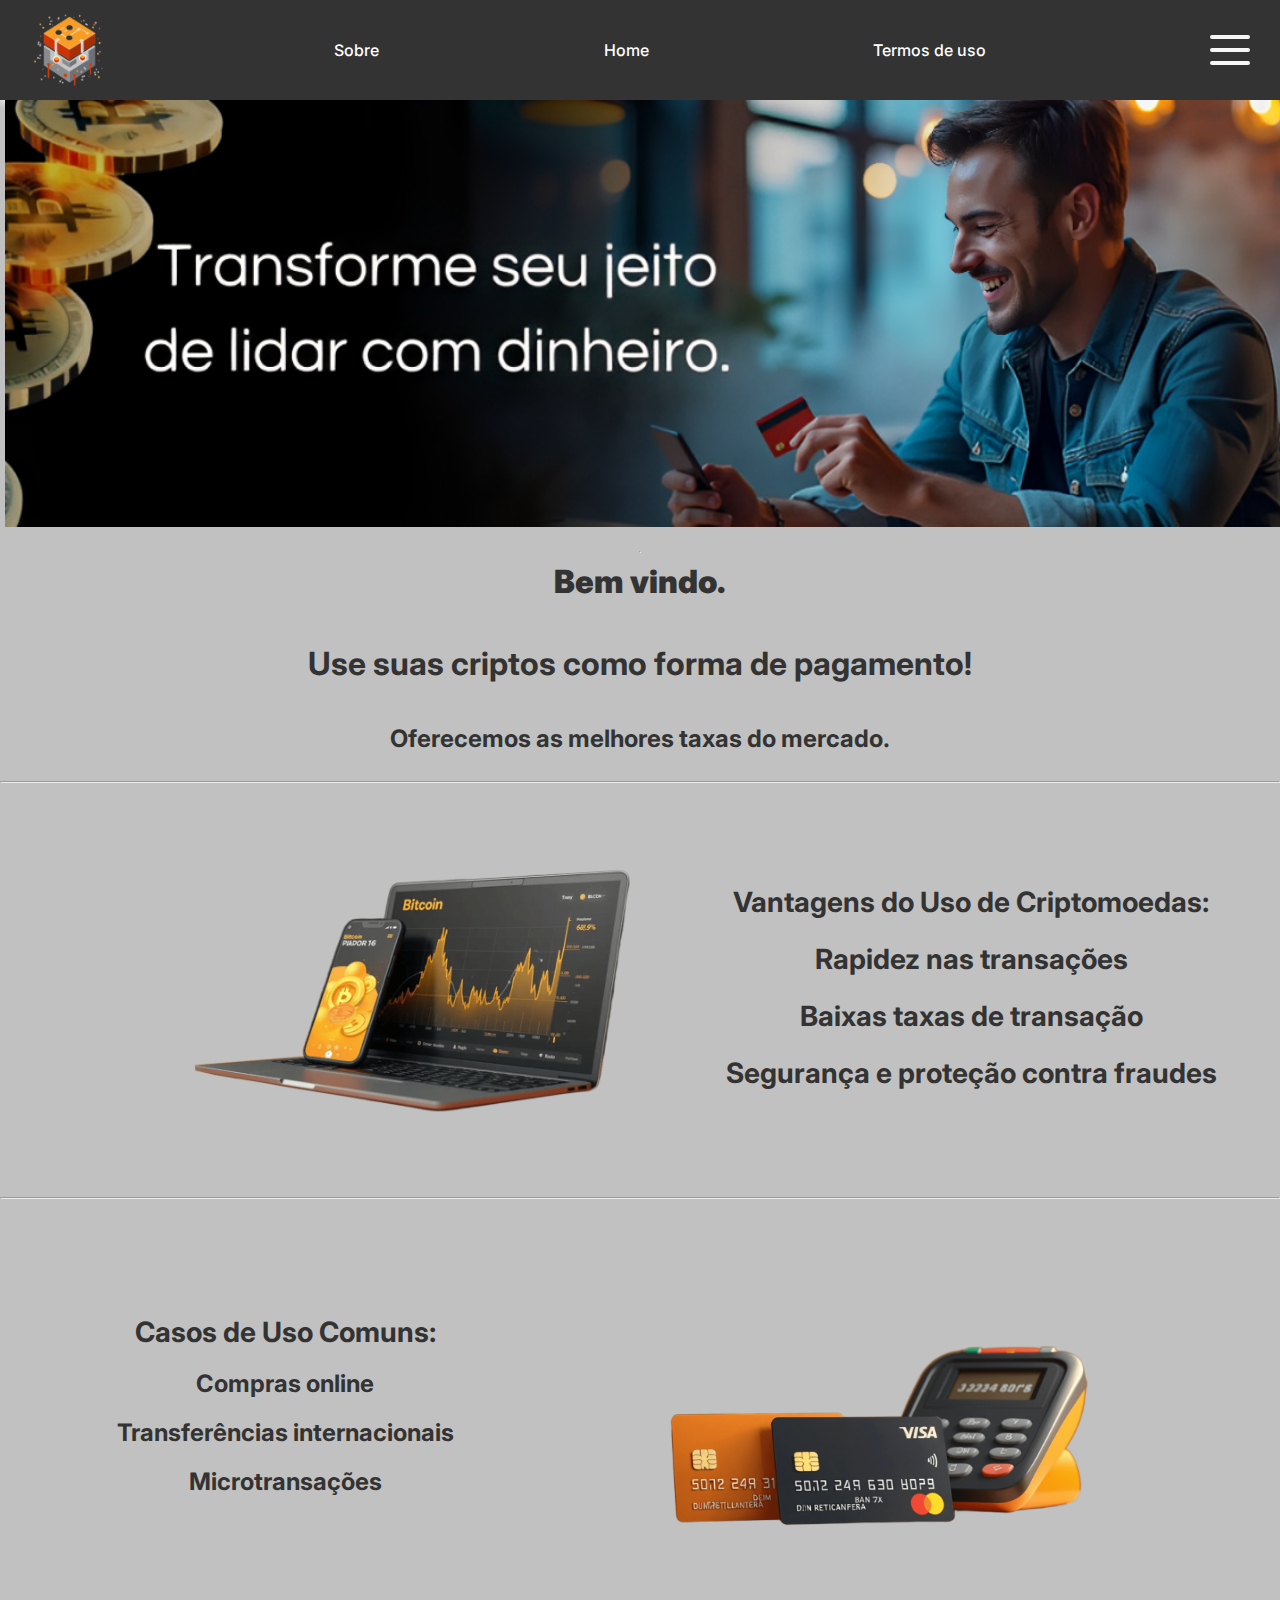
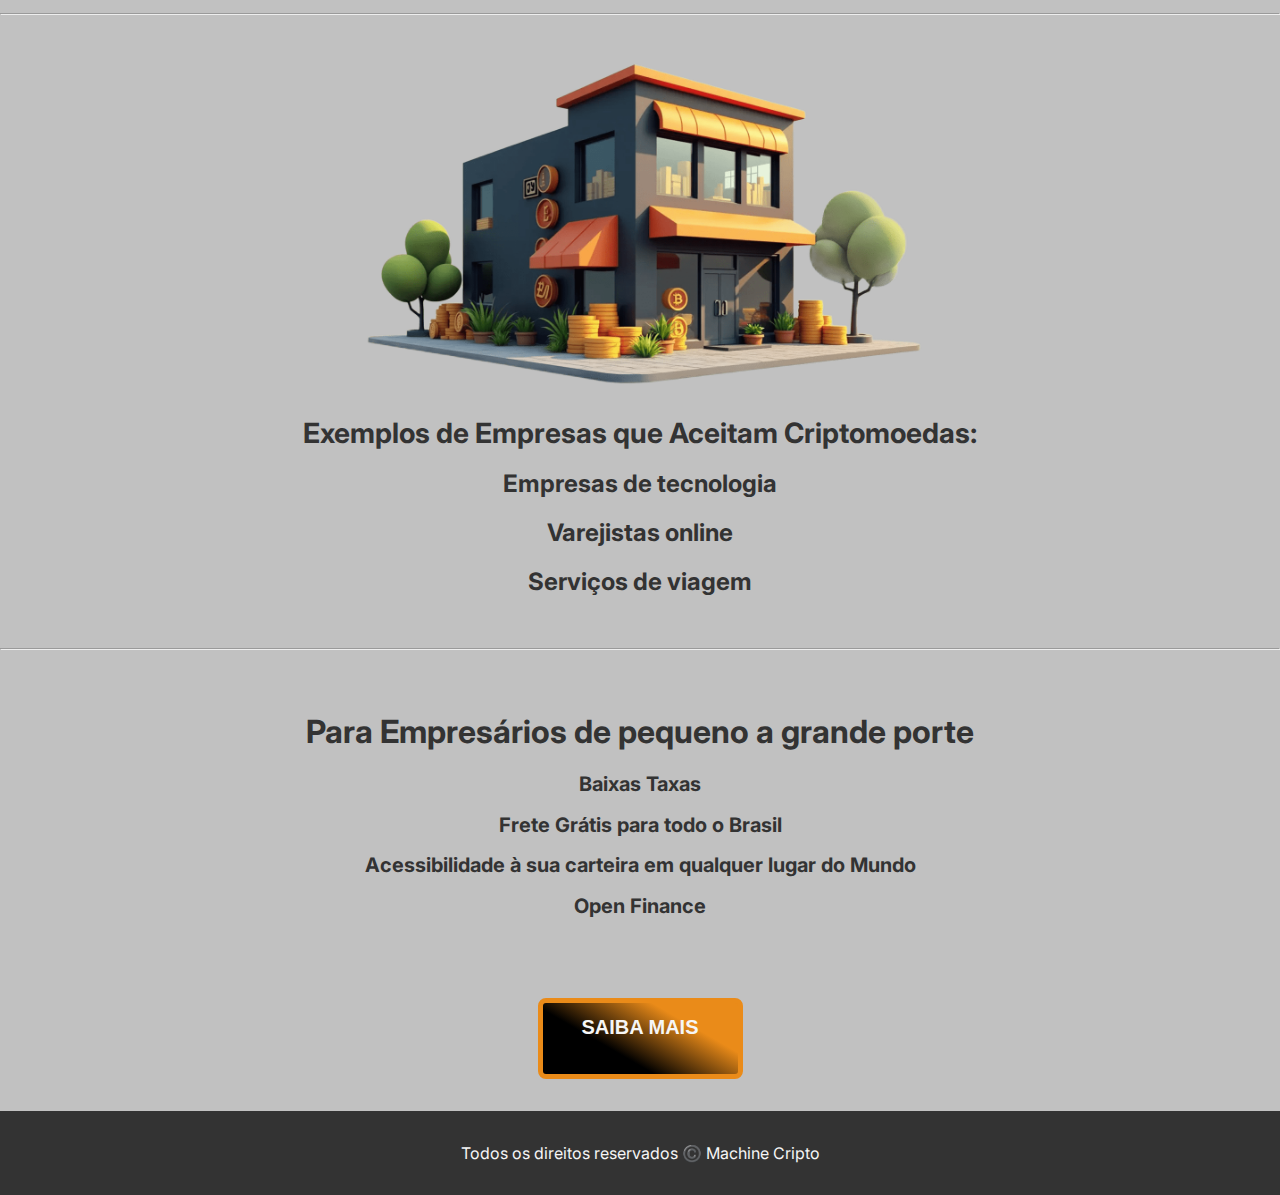
<file: Machine Cripto/index.html>
<!DOCTYPE html>
<html lang="pt-br">

<head>
  <meta charset="UTF-8">
  <meta name="viewport" content="width=device-width, initial-scale=1.0">
  <link rel="stylesheet" href="./styles.css">
  <link rel="preconnect" href="https://fonts.googleapis.com">
  <link rel="preconnect" href="https://fonts.gstatic.com" crossorigin>
  <link href="https://fonts.googleapis.com/css2?family=Inter:ital,opsz,wght@0,14..32,100..900;1,14..32,100..900&display=swap" rel="stylesheet">
  <link rel="icon" href="./assets/criptomoeda.png">
  <title>Machine Cripto</title>
</head>

<body>
  <header class="header">
    <nav class="navbar">
      <img class="logo_machine" src="./assets/logo.machinecrip.png" alt="Logo Machine Cripto">
      <a class="navLinks" href="./pageDois/indexDois.html">Sobre</a>
      <a class="navLinks" href="#">Home</a>
      <a class="navLinks" href="./pageDois/Termos.html">Termos de uso</a>
      <label class="burger" for="burger">
        <input type="checkbox" id="burger">
        <span></span>
        <span></span>
        <span></span>
      </label>
    </nav>
  </header>
  
  <img class="bannerInit" src="./assets/Transforme seu jeito de lidar com dinheiro. (1) (1).png" alt="Banner Inicial">
  
  <section class="session_top">
    <div class="toping">
      <hr>
      <h1 class="topping_h1">Bem vindo.</h1>
      <h1 class="toping_h1">Use suas criptos como forma de pagamento!</h1>
      <h2>Oferecemos as melhores taxas do mercado.</h2>
    </div>
  </section>
  
  <section class="contain">
   
    <hr>
    
    <div class="sesson">
      <div class="divSEC">
        <img src="./assets/ImageSynthetic (2).png" alt="Vantagens do Uso de Criptomoedas" class="foto1">
        <div class="divSECText">
          <h1 class="contain_t1">Vantagens do Uso de Criptomoedas:</h1>
          <h2 class="contain_t1">Rapidez nas transações</h2>
          <h2 class="contain_t1">Baixas taxas de transação</h2>
          <h2 class="contain_t1">Segurança e proteção contra fraudes</h2>
        </div>
      </div>
    </div>
    
    <hr>
    
    <div class="sesson">
      <div class="sessonDiv">
        <img class="foto1" src="./assets/d0638cfb-7d3e-4db9-a3ae-51fefed3ad4a.png" alt="Casos de Uso Comuns">
        <div class="sessonTexto">
          <h1 class="contain_t2"> Casos de Uso Comuns:</h1>
          <h2>Compras online</h2>
          <h2>Transferências internacionais</h2>
          <h2>Microtransações</h2>
        </div>
      </div>
    </div>
    
    <hr>
    
    <div class="sesson">
      <div class="sessondiv">
        <img class="foto1" src="./assets/ImageSynthetic (3).png" alt="Exemplos de Empresas que Aceitam Criptomoedas">
        <div class="sessontexto">
          <h1 class="contain_t3"> Exemplos de Empresas que Aceitam Criptomoedas:</h1>
          <h2>Empresas de tecnologia</h2>
          <h2>Varejistas online</h2>
          <h2>Serviços de viagem</h2>
         
        </div>
      </div>
    </div>
  </section>
  <hr>
  <section class="session_right">
    <h1 class="text1">Para Empresários de pequeno a grande porte</h1>
    
      <h2 class="text2">Baixas Taxas</h2>
      <h2 class="text3">Frete Grátis para todo o Brasil</h2>
      <h2 class="text4">Acessibilidade à sua carteira em qualquer lugar do Mundo</h2>
      <h2 class="text5">Open Finance</h2>
      
  </section>
  <div class="botaoDiv">
  <button  class="saibaMais">
    <span class="box">
    <a href="./pageDois/indexDois.html">Saiba Mais</a>
    <a href="./pageDois/indexDois.html"></a>
    <div class="star-1">
      <svg viewBox="0 0 24 24" xmlns="http://www.w3.org/2000/svg"><title>bitcoin</title><path d="M14.24 10.56C13.93 11.8 12 11.17 11.4 11L11.95 8.82C12.57 9 14.56 9.26 14.24 10.56M11.13 12.12L10.53 14.53C11.27 14.72 13.56 15.45 13.9 14.09C14.26 12.67 11.87 12.3 11.13 12.12M21.7 14.42C20.36 19.78 14.94 23.04 9.58 21.7C4.22 20.36 .963 14.94 2.3 9.58C3.64 4.22 9.06 .964 14.42 2.3C19.77 3.64 23.03 9.06 21.7 14.42M14.21 8.05L14.66 6.25L13.56 6L13.12 7.73C12.83 7.66 12.54 7.59 12.24 7.53L12.68 5.76L11.59 5.5L11.14 7.29C10.9 7.23 10.66 7.18 10.44 7.12L10.44 7.12L8.93 6.74L8.63 7.91C8.63 7.91 9.45 8.1 9.43 8.11C9.88 8.22 9.96 8.5 9.94 8.75L8.71 13.68C8.66 13.82 8.5 14 8.21 13.95C8.22 13.96 7.41 13.75 7.41 13.75L6.87 15L8.29 15.36C8.56 15.43 8.82 15.5 9.08 15.56L8.62 17.38L9.72 17.66L10.17 15.85C10.47 15.93 10.76 16 11.04 16.08L10.59 17.87L11.69 18.15L12.15 16.33C14 16.68 15.42 16.54 16 14.85C16.5 13.5 16 12.7 15 12.19C15.72 12 16.26 11.55 16.41 10.57C16.61 9.24 15.59 8.53 14.21 8.05Z"></path></svg>
  
  
    </div>
    <div class="star-2">
      <svg viewBox="0 0 24 24" xmlns="http://www.w3.org/2000/svg"><title>bitcoin</title><path d="M14.24 10.56C13.93 11.8 12 11.17 11.4 11L11.95 8.82C12.57 9 14.56 9.26 14.24 10.56M11.13 12.12L10.53 14.53C11.27 14.72 13.56 15.45 13.9 14.09C14.26 12.67 11.87 12.3 11.13 12.12M21.7 14.42C20.36 19.78 14.94 23.04 9.58 21.7C4.22 20.36 .963 14.94 2.3 9.58C3.64 4.22 9.06 .964 14.42 2.3C19.77 3.64 23.03 9.06 21.7 14.42M14.21 8.05L14.66 6.25L13.56 6L13.12 7.73C12.83 7.66 12.54 7.59 12.24 7.53L12.68 5.76L11.59 5.5L11.14 7.29C10.9 7.23 10.66 7.18 10.44 7.12L10.44 7.12L8.93 6.74L8.63 7.91C8.63 7.91 9.45 8.1 9.43 8.11C9.88 8.22 9.96 8.5 9.94 8.75L8.71 13.68C8.66 13.82 8.5 14 8.21 13.95C8.22 13.96 7.41 13.75 7.41 13.75L6.87 15L8.29 15.36C8.56 15.43 8.82 15.5 9.08 15.56L8.62 17.38L9.72 17.66L10.17 15.85C10.47 15.93 10.76 16 11.04 16.08L10.59 17.87L11.69 18.15L12.15 16.33C14 16.68 15.42 16.54 16 14.85C16.5 13.5 16 12.7 15 12.19C15.72 12 16.26 11.55 16.41 10.57C16.61 9.24 15.59 8.53 14.21 8.05Z"></path></svg>
  
    </div>
    <div class="star-3">
      <svg viewBox="0 0 24 24" xmlns="http://www.w3.org/2000/svg"><title>bitcoin</title><path d="M14.24 10.56C13.93 11.8 12 11.17 11.4 11L11.95 8.82C12.57 9 14.56 9.26 14.24 10.56M11.13 12.12L10.53 14.53C11.27 14.72 13.56 15.45 13.9 14.09C14.26 12.67 11.87 12.3 11.13 12.12M21.7 14.42C20.36 19.78 14.94 23.04 9.58 21.7C4.22 20.36 .963 14.94 2.3 9.58C3.64 4.22 9.06 .964 14.42 2.3C19.77 3.64 23.03 9.06 21.7 14.42M14.21 8.05L14.66 6.25L13.56 6L13.12 7.73C12.83 7.66 12.54 7.59 12.24 7.53L12.68 5.76L11.59 5.5L11.14 7.29C10.9 7.23 10.66 7.18 10.44 7.12L10.44 7.12L8.93 6.74L8.63 7.91C8.63 7.91 9.45 8.1 9.43 8.11C9.88 8.22 9.96 8.5 9.94 8.75L8.71 13.68C8.66 13.82 8.5 14 8.21 13.95C8.22 13.96 7.41 13.75 7.41 13.75L6.87 15L8.29 15.36C8.56 15.43 8.82 15.5 9.08 15.56L8.62 17.38L9.72 17.66L10.17 15.85C10.47 15.93 10.76 16 11.04 16.08L10.59 17.87L11.69 18.15L12.15 16.33C14 16.68 15.42 16.54 16 14.85C16.5 13.5 16 12.7 15 12.19C15.72 12 16.26 11.55 16.41 10.57C16.61 9.24 15.59 8.53 14.21 8.05Z"></path></svg>
  
    </div>
    <div class="star-4">
      <svg viewBox="0 0 24 24" xmlns="http://www.w3.org/2000/svg"><title>bitcoin</title><path d="M14.24 10.56C13.93 11.8 12 11.17 11.4 11L11.95 8.82C12.57 9 14.56 9.26 14.24 10.56M11.13 12.12L10.53 14.53C11.27 14.72 13.56 15.45 13.9 14.09C14.26 12.67 11.87 12.3 11.13 12.12M21.7 14.42C20.36 19.78 14.94 23.04 9.58 21.7C4.22 20.36 .963 14.94 2.3 9.58C3.64 4.22 9.06 .964 14.42 2.3C19.77 3.64 23.03 9.06 21.7 14.42M14.21 8.05L14.66 6.25L13.56 6L13.12 7.73C12.83 7.66 12.54 7.59 12.24 7.53L12.68 5.76L11.59 5.5L11.14 7.29C10.9 7.23 10.66 7.18 10.44 7.12L10.44 7.12L8.93 6.74L8.63 7.91C8.63 7.91 9.45 8.1 9.43 8.11C9.88 8.22 9.96 8.5 9.94 8.75L8.71 13.68C8.66 13.82 8.5 14 8.21 13.95C8.22 13.96 7.41 13.75 7.41 13.75L6.87 15L8.29 15.36C8.56 15.43 8.82 15.5 9.08 15.56L8.62 17.38L9.72 17.66L10.17 15.85C10.47 15.93 10.76 16 11.04 16.08L10.59 17.87L11.69 18.15L12.15 16.33C14 16.68 15.42 16.54 16 14.85C16.5 13.5 16 12.7 15 12.19C15.72 12 16.26 11.55 16.41 10.57C16.61 9.24 15.59 8.53 14.21 8.05Z"></path></svg>
  
    </div>
    <div class="star-5">
      <svg viewBox="0 0 24 24" xmlns="http://www.w3.org/2000/svg"><title>bitcoin</title><path d="M14.24 10.56C13.93 11.8 12 11.17 11.4 11L11.95 8.82C12.57 9 14.56 9.26 14.24 10.56M11.13 12.12L10.53 14.53C11.27 14.72 13.56 15.45 13.9 14.09C14.26 12.67 11.87 12.3 11.13 12.12M21.7 14.42C20.36 19.78 14.94 23.04 9.58 21.7C4.22 20.36 .963 14.94 2.3 9.58C3.64 4.22 9.06 .964 14.42 2.3C19.77 3.64 23.03 9.06 21.7 14.42M14.21 8.05L14.66 6.25L13.56 6L13.12 7.73C12.83 7.66 12.54 7.59 12.24 7.53L12.68 5.76L11.59 5.5L11.14 7.29C10.9 7.23 10.66 7.18 10.44 7.12L10.44 7.12L8.93 6.74L8.63 7.91C8.63 7.91 9.45 8.1 9.43 8.11C9.88 8.22 9.96 8.5 9.94 8.75L8.71 13.68C8.66 13.82 8.5 14 8.21 13.95C8.22 13.96 7.41 13.75 7.41 13.75L6.87 15L8.29 15.36C8.56 15.43 8.82 15.5 9.08 15.56L8.62 17.38L9.72 17.66L10.17 15.85C10.47 15.93 10.76 16 11.04 16.08L10.59 17.87L11.69 18.15L12.15 16.33C14 16.68 15.42 16.54 16 14.85C16.5 13.5 16 12.7 15 12.19C15.72 12 16.26 11.55 16.41 10.57C16.61 9.24 15.59 8.53 14.21 8.05Z"></path></svg>
  
    </div>
    <div class="star-6">
      <svg viewBox="0 0 24 24" xmlns="http://www.w3.org/2000/svg"><title>bitcoin</title><path d="M14.24 10.56C13.93 11.8 12 11.17 11.4 11L11.95 8.82C12.57 9 14.56 9.26 14.24 10.56M11.13 12.12L10.53 14.53C11.27 14.72 13.56 15.45 13.9 14.09C14.26 12.67 11.87 12.3 11.13 12.12M21.7 14.42C20.36 19.78 14.94 23.04 9.58 21.7C4.22 20.36 .963 14.94 2.3 9.58C3.64 4.22 9.06 .964 14.42 2.3C19.77 3.64 23.03 9.06 21.7 14.42M14.21 8.05L14.66 6.25L13.56 6L13.12 7.73C12.83 7.66 12.54 7.59 12.24 7.53L12.68 5.76L11.59 5.5L11.14 7.29C10.9 7.23 10.66 7.18 10.44 7.12L10.44 7.12L8.93 6.74L8.63 7.91C8.63 7.91 9.45 8.1 9.43 8.11C9.88 8.22 9.96 8.5 9.94 8.75L8.71 13.68C8.66 13.82 8.5 14 8.21 13.95C8.22 13.96 7.41 13.75 7.41 13.75L6.87 15L8.29 15.36C8.56 15.43 8.82 15.5 9.08 15.56L8.62 17.38L9.72 17.66L10.17 15.85C10.47 15.93 10.76 16 11.04 16.08L10.59 17.87L11.69 18.15L12.15 16.33C14 16.68 15.42 16.54 16 14.85C16.5 13.5 16 12.7 15 12.19C15.72 12 16.26 11.55 16.41 10.57C16.61 9.24 15.59 8.53 14.21 8.05Z"></path></svg>
  
    </div>
    </span>
  </button>
</div>
</div>
  <footer class="rodape">
    <p>Todos os direitos reservados ©️ Machine Cripto</p>
  </footer>
</body>

</html>
</file>
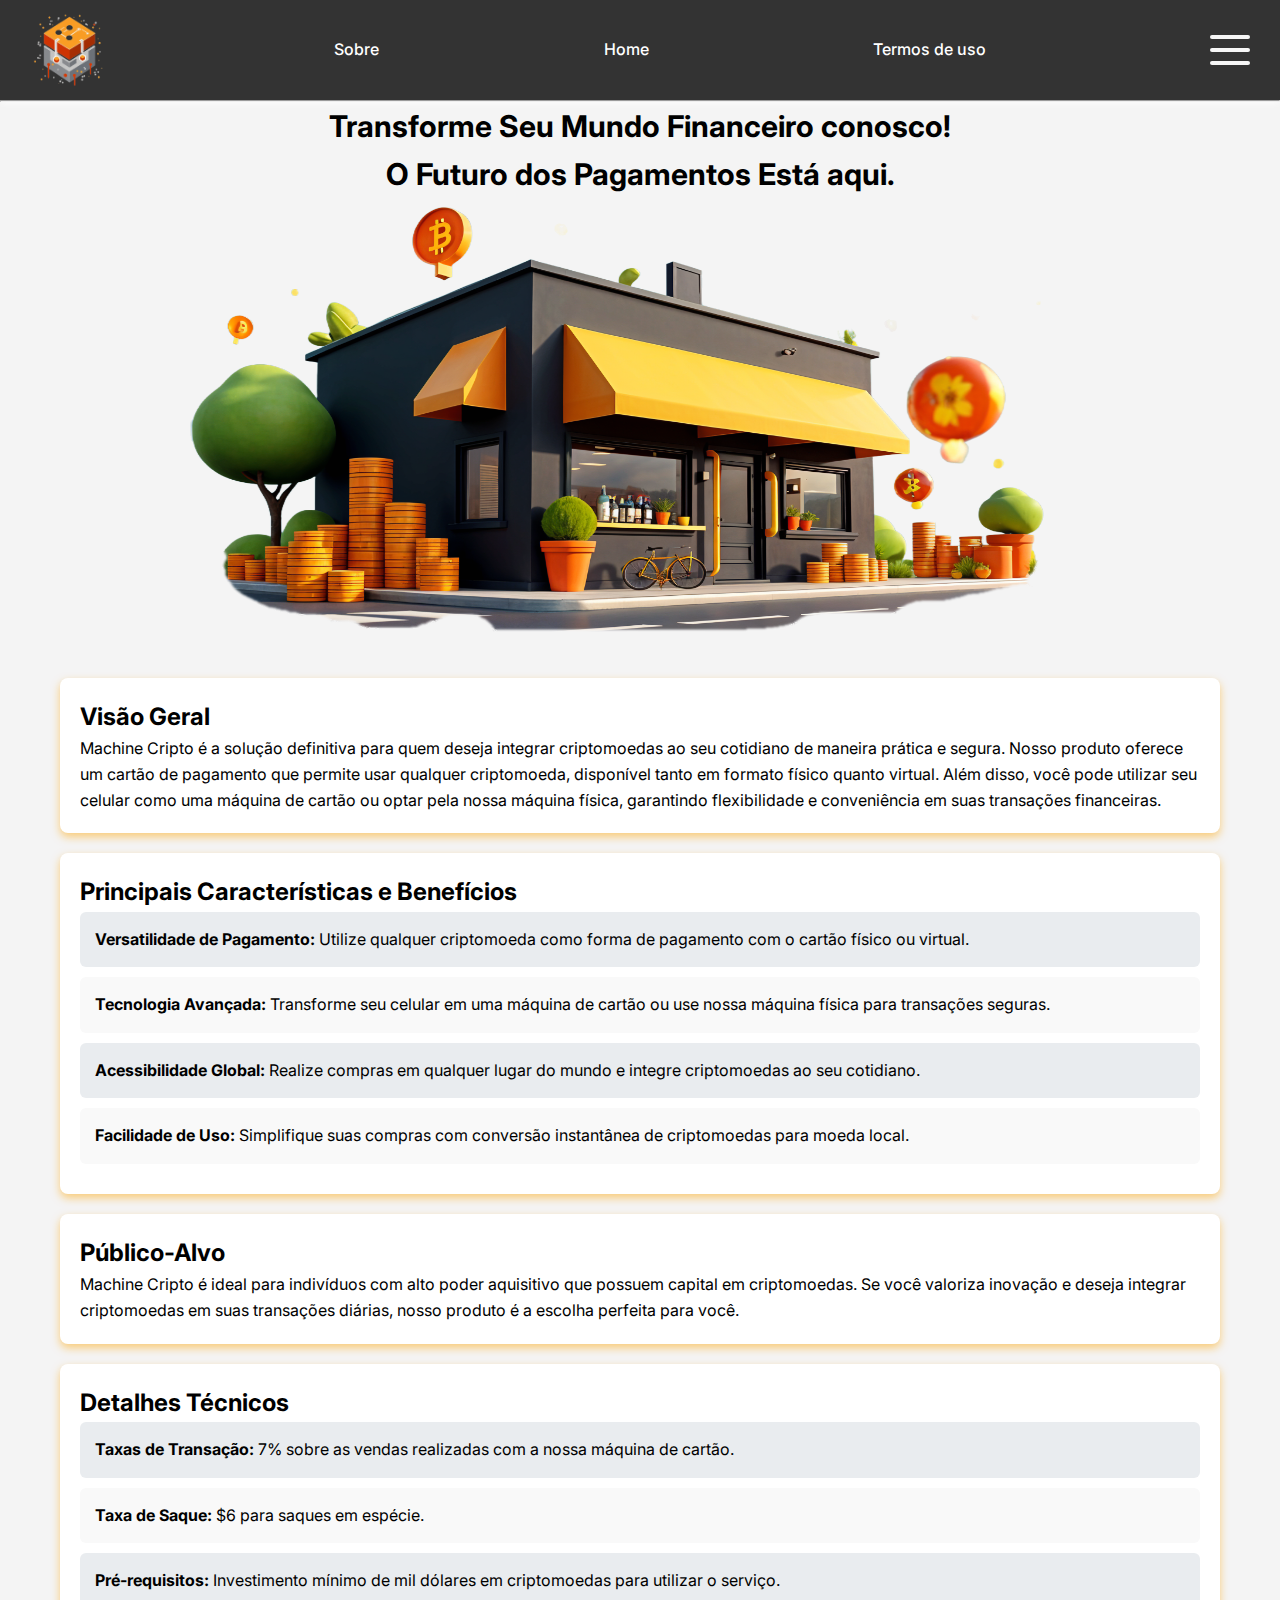
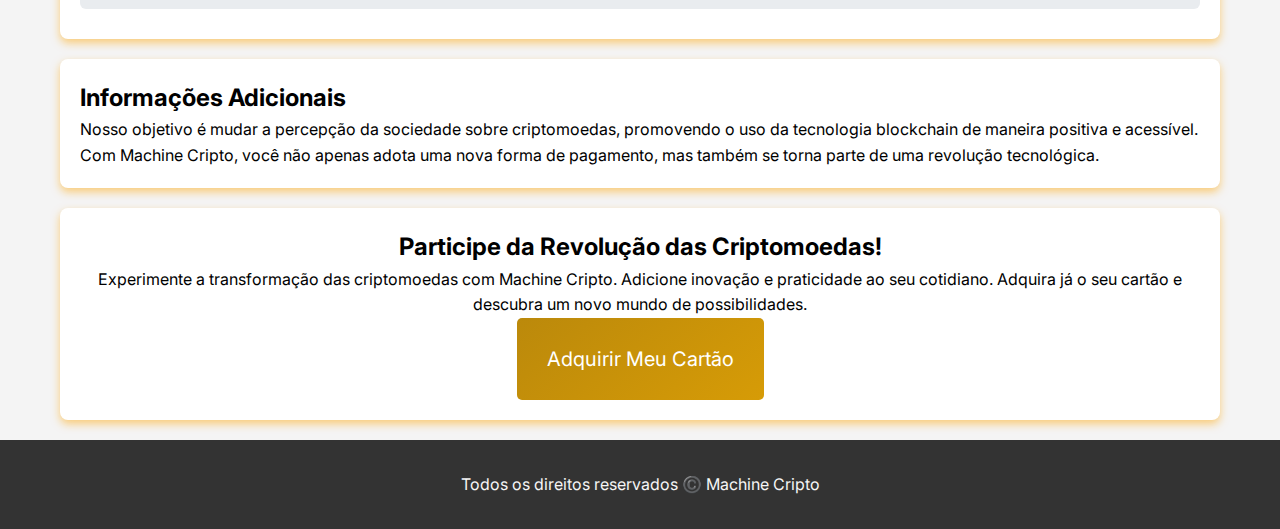
<file: Machine Cripto/pageDois/indexDois.html>
<!DOCTYPE html>
<html lang="pt-br">

<head>
  <meta charset="UTF-8">
  <meta name="viewport" content="width=device-width, initial-scale=1.0">
  <!-- <link rel="stylesheet" href="../styles.css"> -->
  <link rel="stylesheet" href="./style2.css">
  <link rel="preconnect" href="https://fonts.googleapis.com">
  <link rel="preconnect" href="https://fonts.gstatic.com" crossorigin>
  <link
    href="https://fonts.googleapis.com/css2?family=Inter:ital,opsz,wght@0,14..32,100..900;1,14..32,100..900&display=swap"
    rel="stylesheet">
  <link rel="icon" href="./assets/criptomoeda.png">
  <title>Machine Cripto</title>
</head>

<body>
  <header class="header">
    <nav class="navbar">
      <img class="logo_machine" src="../assets/logo.machinecrip.png" alt="Logo Machine Cripto">
      <a href="./indexDois.html">Sobre</a>
      <a href="../index.html">Home</a>
      <a href="./Termos.html">Termos de uso</a>
      <label class="burger" for="burger">
        <input type="checkbox" id="burger">
        <span></span>
        <span></span>
        <span></span>
      </label>
    </nav>
  </header>

  <hr>
  <div class="sesson">
    <div class="sessondiv">
      <!-- <img class="imagem1" src="../assets/7e262a8a-7661-43fb-ae78-8b8f3e4f8819.png" alt="imagem1"> -->
      <div class="sessontexto">
        <!-- <h1 class="text1">Sobre Nós</h1> -->
        <h2 class="text2">Transforme Seu Mundo Financeiro conosco!</h2>
        <h2 class="text3">O Futuro dos Pagamentos Está aqui.</h2>

      </div>
    </div>
  </div>


      <div class="divImagem1">
        <img class="imagem1" src="../assets/d42c220c-2113-4e53-b556-9f08939df33f.png" alt="foto2">
      </div>




      <main class="container">
        <section class="visao-geral">
          <h2>Visão Geral</h2>
          <p>Machine Cripto é a solução definitiva para quem deseja integrar criptomoedas ao seu cotidiano de maneira
            prática e segura. Nosso produto oferece um cartão de pagamento que permite usar qualquer criptomoeda,
            disponível tanto em formato físico quanto virtual. Além disso, você pode utilizar seu celular como uma
            máquina de cartão ou optar pela nossa máquina física, garantindo flexibilidade e conveniência em suas
            transações financeiras.</p>
        </section>

        <section class="caracteristicas">
          <h2>Principais Características e Benefícios</h2>
          <ul>
            <li><strong>Versatilidade de Pagamento:</strong> Utilize qualquer criptomoeda como forma de pagamento com o
              cartão físico ou virtual.</li>
            <li><strong>Tecnologia Avançada:</strong> Transforme seu celular em uma máquina de cartão ou use nossa
              máquina física para transações seguras.</li>
            <li><strong>Acessibilidade Global:</strong> Realize compras em qualquer lugar do mundo e integre
              criptomoedas ao seu cotidiano.</li>
            <li><strong>Facilidade de Uso:</strong> Simplifique suas compras com conversão instantânea de criptomoedas
              para moeda local.</li>
          </ul>
        </section>

        <section class="publico-alvo">
          <h2>Público-Alvo</h2>
          <p>Machine Cripto é ideal para indivíduos com alto poder aquisitivo que possuem capital em criptomoedas. Se
            você valoriza inovação e deseja integrar criptomoedas em suas transações diárias, nosso produto é a escolha
            perfeita para você.</p>
        </section>

        <section class="detalhes-tecnicos">
          <h2>Detalhes Técnicos</h2>
          <ul>
            <li><strong>Taxas de Transação:</strong> 7% sobre as vendas realizadas com a nossa máquina de cartão.</li>
            <li><strong>Taxa de Saque:</strong> $6 para saques em espécie.</li>
            <li><strong>Pré-requisitos:</strong> Investimento mínimo de mil dólares em criptomoedas para utilizar o
              serviço.</li>
          </ul>
        </section>

        <section class="informacoes-adicionais">
          <h2>Informações Adicionais</h2>
          <p>Nosso objetivo é mudar a percepção da sociedade sobre criptomoedas, promovendo o uso da tecnologia
            blockchain de maneira positiva e acessível. Com Machine Cripto, você não apenas adota uma nova forma de
            pagamento, mas também se torna parte de uma revolução tecnológica.</p>
        </section>

        <section class="chamada-acao">
          <h2>Participe da Revolução das Criptomoedas!</h2>
          <p>Experimente a transformação das criptomoedas com Machine Cripto. Adicione inovação e praticidade ao seu
            cotidiano. Adquira já o seu cartão e descubra um novo mundo de possibilidades.</p>
          <a href="adquirir-cartao.html" class="botao-cta">Adquirir Meu Cartão</a>
        </section>
      </main>
      <div class="rodape">

        <footer class="rodape">
          <p>Todos os direitos reservados ©️ Machine Cripto</p>
        </footer>
      </div>

    </div>
</body>

</html>
</file>
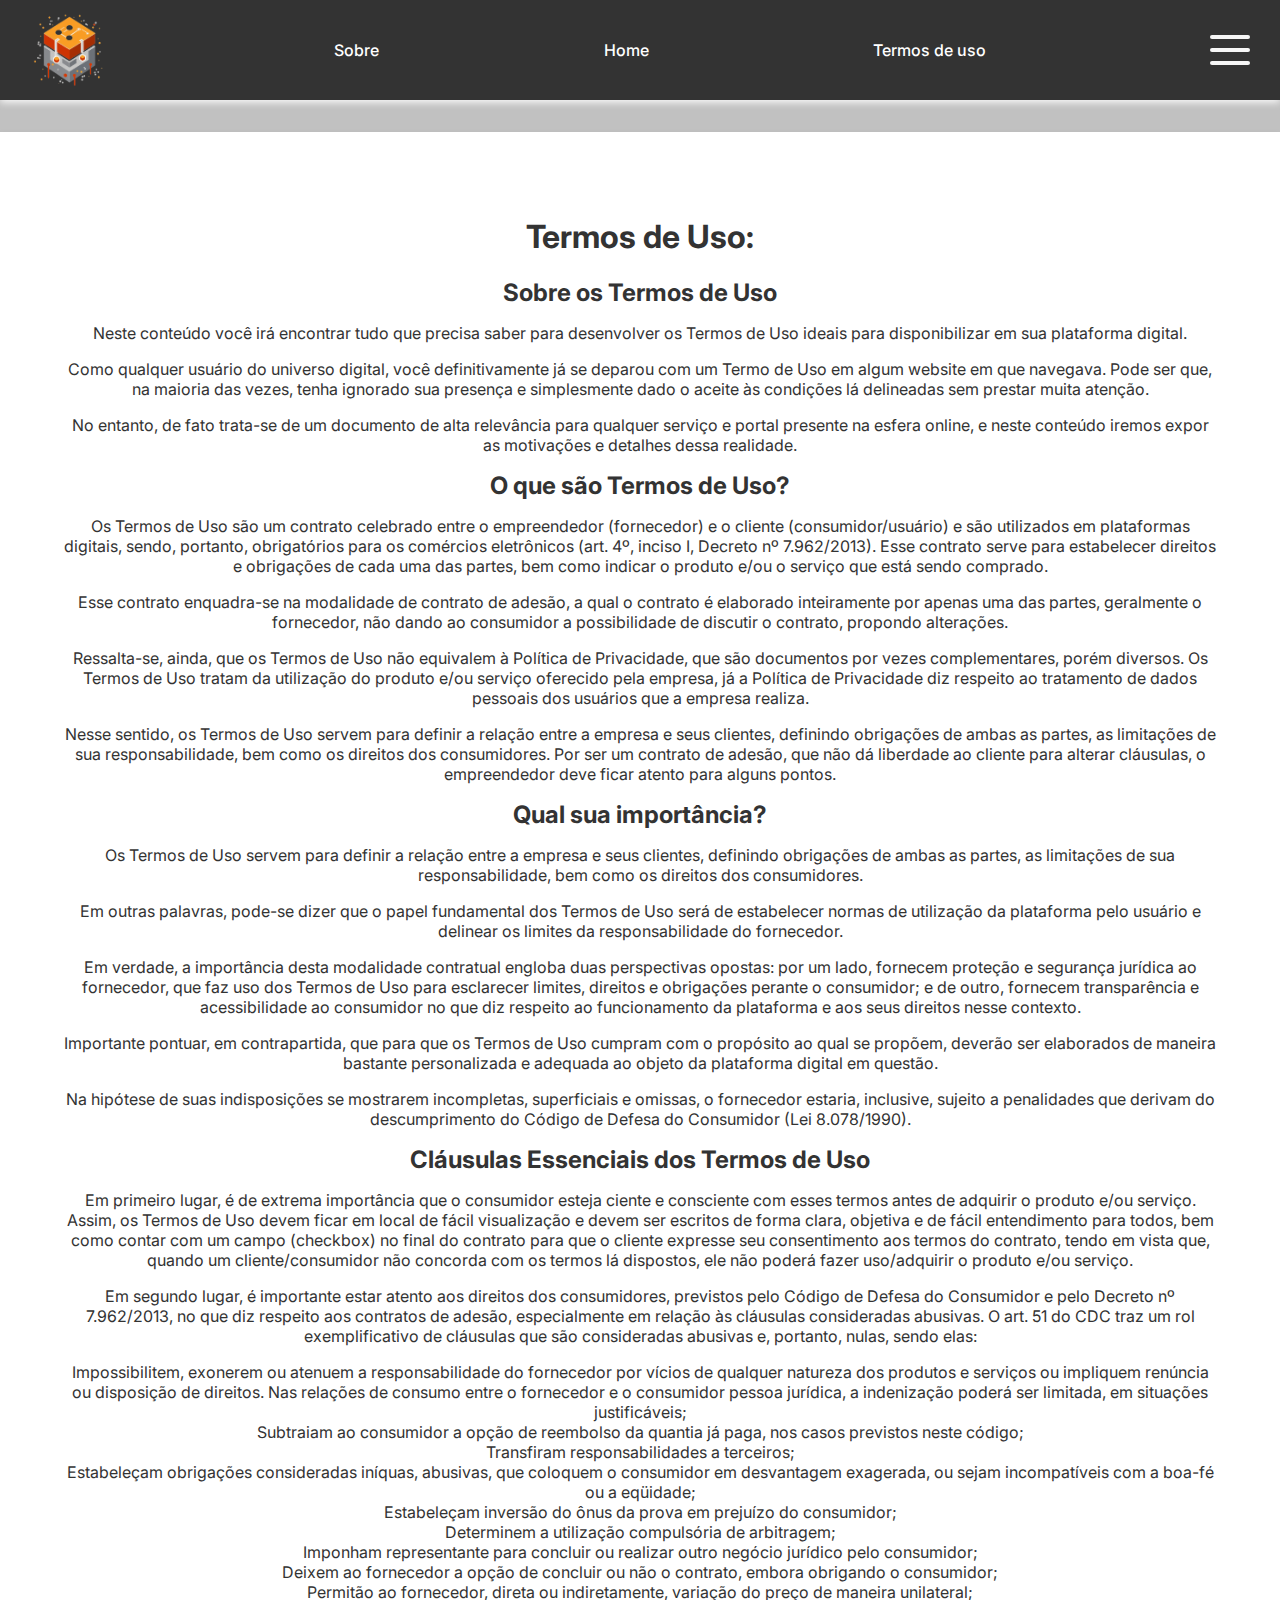
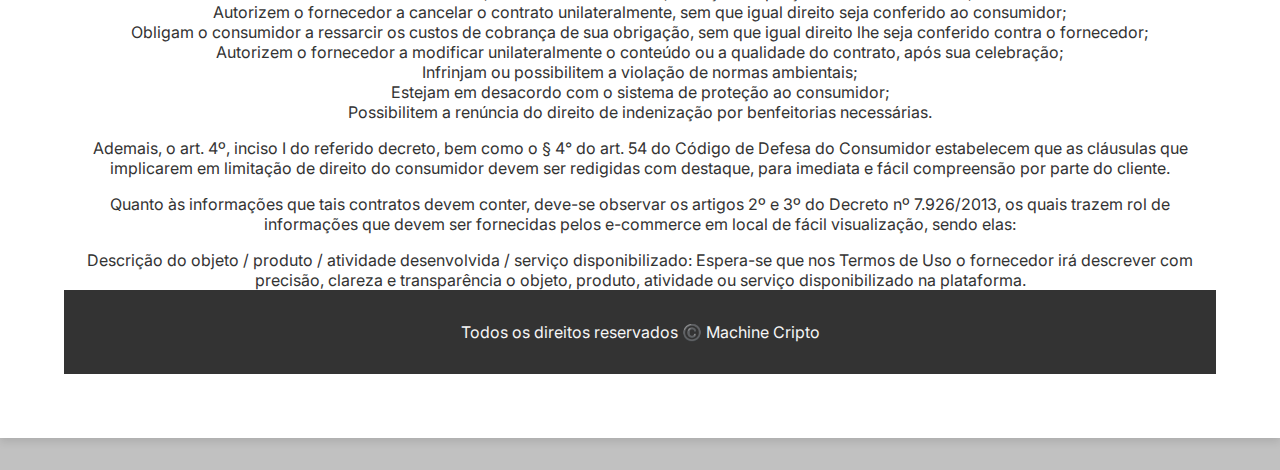
<file: Machine Cripto/pageDois/Termos.html>
<!DOCTYPE html>
<html lang="en">

<head>
  <meta charset="UTF-8">
  <meta charset="UTF-8">
  <meta name="viewport" content="width=device-width, initial-scale=1.0">
  <link rel="stylesheet" href="../styles.css">
  <link rel="preconnect" href="https://fonts.googleapis.com">
  <link rel="preconnect" href="https://fonts.gstatic.com" crossorigin>
  <link href="https://fonts.googleapis.com/css2?family=Inter:ital,opsz,wght@0,14..32,100..900;1,14..32,100..900&display=swap" rel="stylesheet">
  <link rel="icon" href="./assets/criptomoeda.png">
  <title>Machine Cripto</title>
  <meta name="viewport" content="width=device-width, initial-scale=1.0">
  <title>Document</title>
</head>

<body>
  <header class="header">
    <nav class="navbar">
      <img class="logo_machine" src="../assets/logo.machinecrip.png" alt="Logo Machine Cripto">
      <a class="navLinks" href="./indexDois.html">Sobre</a>
      <a class="navLinks" href="../index.html">Home</a>
      <a class="navLinks" href="#">Termos de uso</a>
      <label class="burger" for="burger">
        <input type="checkbox" id="burger">
        <span></span>
        <span></span>
        <span></span>
      </label>
    </nav>
  </header>


<main class="container">
  <section class="session">
    <div class="session_right">
      <h1 class="toping_h1">Termos de Uso:</h1>
        <h2>Sobre os Termos de Uso</h2>
        <p>
            Neste conteúdo você irá encontrar tudo que precisa saber para desenvolver os Termos de Uso ideais para disponibilizar em sua plataforma digital.
        </p>
        <p>
            Como qualquer usuário do universo digital, você definitivamente já se deparou com um Termo de Uso em algum website em que navegava. Pode ser que, na maioria das vezes, tenha ignorado sua presença e simplesmente dado o aceite às condições lá delineadas sem prestar muita atenção.
        </p>
        <p>
            No entanto, de fato trata-se de um documento de alta relevância para qualquer serviço e portal presente na esfera online, e neste conteúdo iremos expor as motivações e detalhes dessa realidade.
        </p>
        <h2>O que são Termos de Uso?</h2>
        <p>
            Os Termos de Uso são um contrato celebrado entre o empreendedor (fornecedor) e o cliente (consumidor/usuário) e são utilizados em plataformas digitais, sendo, portanto, obrigatórios para os comércios eletrônicos (art. 4º, inciso I, Decreto nº 7.962/2013). Esse contrato serve para estabelecer direitos e obrigações de cada uma das partes, bem como indicar o produto e/ou o serviço que está sendo comprado.
        </p>
        <p>
            Esse contrato enquadra-se na modalidade de contrato de adesão, a qual o contrato é elaborado inteiramente por apenas uma das partes, geralmente o fornecedor, não dando ao consumidor a possibilidade de discutir o contrato, propondo alterações.
        </p>
        <p>
            Ressalta-se, ainda, que os Termos de Uso não equivalem à Política de Privacidade, que são documentos por vezes complementares, porém diversos. Os Termos de Uso tratam da utilização do produto e/ou serviço oferecido pela empresa, já a Política de Privacidade diz respeito ao tratamento de dados pessoais dos usuários que a empresa realiza.
        </p>
        <p>
            Nesse sentido, os Termos de Uso servem para definir a relação entre a empresa e seus clientes, definindo obrigações de ambas as partes, as limitações de sua responsabilidade, bem como os direitos dos consumidores. Por ser um contrato de adesão, que não dá liberdade ao cliente para alterar cláusulas, o empreendedor deve ficar atento para alguns pontos.
        </p>

        <h2>Qual sua importância?</h2>
        <p>
            Os Termos de Uso servem para definir a relação entre a empresa e seus clientes, definindo obrigações de ambas as partes, as limitações de sua responsabilidade, bem como os direitos dos consumidores.
        </p>
        <p>
            Em outras palavras, pode-se dizer que o papel fundamental dos Termos de Uso será de estabelecer normas de utilização da plataforma pelo usuário e delinear os limites da responsabilidade do fornecedor.
        </p>
        <p>
            Em verdade, a importância desta modalidade contratual engloba duas perspectivas opostas: por um lado, fornecem proteção e segurança jurídica ao fornecedor, que faz uso dos Termos de Uso para esclarecer limites, direitos e obrigações perante o consumidor; e de outro, fornecem transparência e acessibilidade ao consumidor no que diz respeito ao funcionamento da plataforma e aos seus direitos nesse contexto.
        </p>
        <p>
            Importante pontuar, em contrapartida, que para que os Termos de Uso cumpram com o propósito ao qual se propõem, deverão ser elaborados de maneira bastante personalizada e adequada ao objeto da plataforma digital em questão.
        </p>
        <p>
            Na hipótese de suas indisposições se mostrarem incompletas, superficiais e omissas, o fornecedor estaria, inclusive, sujeito a penalidades que derivam do descumprimento do Código de Defesa do Consumidor (Lei 8.078/1990).
        </p>

        <h2>Cláusulas Essenciais dos Termos de Uso</h2>
        <p>
            Em primeiro lugar, é de extrema importância que o consumidor esteja ciente e consciente com esses termos antes de adquirir o produto e/ou serviço. Assim, os Termos de Uso devem ficar em local de fácil visualização e devem ser escritos de forma clara, objetiva e de fácil entendimento para todos, bem como contar com um campo (checkbox) no final do contrato para que o cliente expresse seu consentimento aos termos do contrato, tendo em vista que, quando um cliente/consumidor não concorda com os termos lá dispostos, ele não poderá fazer uso/adquirir o produto e/ou serviço.
        </p>
        <p>
            Em segundo lugar, é importante estar atento aos direitos dos consumidores, previstos pelo Código de Defesa do Consumidor e pelo Decreto nº 7.962/2013, no que diz respeito aos contratos de adesão, especialmente em relação às cláusulas consideradas abusivas. O art. 51 do CDC traz um rol exemplificativo de cláusulas que são consideradas abusivas e, portanto, nulas, sendo elas:
        </p>
        <ul>
            <li>Impossibilitem, exonerem ou atenuem a responsabilidade do fornecedor por vícios de qualquer natureza dos produtos e serviços ou impliquem renúncia ou disposição de direitos. Nas relações de consumo entre o fornecedor e o consumidor pessoa jurídica, a indenização poderá ser limitada, em situações justificáveis;</li>
            <li>Subtraiam ao consumidor a opção de reembolso da quantia já paga, nos casos previstos neste código;</li>
            <li>Transfiram responsabilidades a terceiros;</li>
            <li>Estabeleçam obrigações consideradas iníquas, abusivas, que coloquem o consumidor em desvantagem exagerada, ou sejam incompatíveis com a boa-fé ou a eqüidade;</li>
            <li>Estabeleçam inversão do ônus da prova em prejuízo do consumidor;</li>
            <li>Determinem a utilização compulsória de arbitragem;</li>
            <li>Imponham representante para concluir ou realizar outro negócio jurídico pelo consumidor;</li>
            <li>Deixem ao fornecedor a opção de concluir ou não o contrato, embora obrigando o consumidor;</li>
            <li>Permitão ao fornecedor, direta ou indiretamente, variação do preço de maneira unilateral;</li>
            <li>Autorizem o fornecedor a cancelar o contrato unilateralmente, sem que igual direito seja conferido ao consumidor;</li>
            <li>Obligam o consumidor a ressarcir os custos de cobrança de sua obrigação, sem que igual direito lhe seja conferido contra o fornecedor;</li>
            <li>Autorizem o fornecedor a modificar unilateralmente o conteúdo ou a qualidade do contrato, após sua celebração;</li>
            <li>Infrinjam ou possibilitem a violação de normas ambientais;</li>
            <li>Estejam em desacordo com o sistema de proteção ao consumidor;</li>
            <li>Possibilitem a renúncia do direito de indenização por benfeitorias necessárias.</li>
        </ul>
        <p>
            Ademais, o art. 4º, inciso I do referido decreto, bem como o § 4° do art. 54 do Código de Defesa do Consumidor estabelecem que as cláusulas que implicarem em limitação de direito do consumidor devem ser redigidas com destaque, para imediata e fácil compreensão por parte do cliente.
        </p>
        <p>
            Quanto às informações que tais contratos devem conter, deve-se observar os artigos 2º e 3º do Decreto nº 7.926/2013, os quais trazem rol de informações que devem ser fornecidas pelos e-commerce em local de fácil visualização, sendo elas:
        </p>
        <ul>
            <li>Descrição do objeto / produto / atividade desenvolvida / serviço disponibilizado: Espera-se que nos Termos de Uso o fornecedor irá descrever com precisão, clareza e transparência o objeto, produto, atividade ou serviço disponibilizado na plataforma.</li>
            <footer class="rodape">
              <p>Todos os direitos reservados ©️ Machine Cripto</p>
            </footer>
</body>

</html>
</file>
<file: Machine Cripto/styles.css>
body {
  font-family: 'Inter', sans-serif;
  margin: 0;
  padding: 0;
  box-sizing: border-box;
  color: #333;
  background-color: #c1c1c1;
}

header {
  width: 100%;
  background-color: #333;
  color: #fff;
}

.logo_machine {
  width: 80px;
  height: 80px;
}

/* Banner Initialization */
.bannerInit {
  width: 100%;
  display: flex;
  align-items: center;
  justify-content: center;
  padding: 0 5px 15px 5px;
}

/* Navbar Styles */
.navbar {
  display: flex;
  align-items: center;
  justify-content: space-between;
  padding: 10px 30px;
  box-shadow: 0 0.1rem 0.5rem #fff;
}

/* NavLinks Styles */
.navLinks {
  font-weight: 700;
}

.navLinks:hover {
  transition: 0.8s;
  font-size: 17px;
}

.navbar a {
  color: #fff;
  text-decoration: none;
  display: flex;
  align-items: center;
  gap: 1rem;
  font-weight: 500;
}


.burger {
  position: relative;
  width: 40px;
  height: 30px;
  background: transparent;
  cursor: pointer;
  display: block;
}

.burger input {
  display: none;
}

.burger span {
  display: block;
  position: absolute;
  height: 4px;
  width: 100%;
  background: #f6f6f6;
  border-radius: 9px;
  opacity: 1;
  left: 0;
  transform: rotate(0deg);
  transition: .25s ease-in-out;
}

.burger span:nth-of-type(1) {
  top: 0px;
  transform-origin: left center;
}

.burger span:nth-of-type(2) {
  top: 50%;
  transform: translateY(-50%);
  transform-origin: left center;
}

.burger span:nth-of-type(3) {
  top: 100%;
  transform-origin: left center;
  transform: translateY(-100%);
}

.burger input:checked ~ span:nth-of-type(1) {
  transform: rotate(45deg);
  top: 0px;
  left: 5px;
}

.burger input:checked ~ span:nth-of-type(2) {
  width: 0%;
  opacity: 0;
}

.burger input:checked ~ span:nth-of-type(3) {
  transform: rotate(-45deg);
  top: 28px;
  left: 5px;
}


.container {
  background-color: #414141;
}


@keyframes bounce {
  0%, 100% {
    transform: translateY(36px);
  }
  50% {
    transform: translateY(46px);
  }
}

@keyframes bounce2 {
  0%, 100% {
    transform: translateY(46px);
  }
  50% {
    transform: translateY(56px);
  }
}

@keyframes umbral {
  0% {
    stop-color: #d3a5102e;
  }
  50% {
    stop-color: rgba(211, 165, 16, 0.519);
  }
  100% {
    stop-color: #d3a5102e;
  }
}

@keyframes particles {
  0%, 100% {
    transform: translateY(16px);
  }
  50% {
    transform: translateY(6px);
  }
}

#particles {
  animation: particles 4s ease-in-out infinite;
}

#animatedStop {
  animation: umbral 4s infinite;
}

#bounce {
  animation: bounce 4s ease-in-out infinite;
}

#bounce2 {
  animation: bounce2 4s ease-in-out infinite;
  animation-delay: 0.5s;
}


.session {
  display: flex;
  justify-content: center;
  align-items: center;
  padding: 2rem;
  background-color: #fff;
  box-shadow: 0 4px 8px rgba(0, 0, 0, 0.1);
  margin: 2rem 0;
}

.session h2 {
  margin: 0;
  font-size: 1.5rem;
  color: #333;
}


.toping {
  display: flex;
  flex-direction: column;
  align-items: center;
  justify-content: center;
  margin-top: 1px;
}

.topping_h1 {
  margin-top: 1px;
  font-weight: 900;
  text-align: center;
}


.contain {
  display: block;
  text-align: center;
}

.divSEC {
  display: flex;
  align-items: center;
  justify-content: space-around;
  margin: 2rem;
  flex-wrap: wrap;
}

.divSECText {
  font-size: 28px;
}

.foto1 {
  height: 350px;
  width: 100%;
  max-width: 600px;
}

.sessonDiv {
  display: flex;
  align-items: center;
  justify-content: space-around;
  margin: 2rem;
  flex-direction: row-reverse;
}

@media (max-width: 1200px) {
  .sessonDiv {
    flex-direction: column;
    align-items: center;
  }
}


@media (max-width: 900px) {
  .sessonDiv {
    margin: 1rem;
  }
}


@media (max-width: 600px) {
  .sessonDiv {
    margin: 0.5rem;
    padding: 1rem;
  }
}

.sessonFoto {
  height: 450px;
  width: 100%;
  max-width: 900px;
}

.sessonTexto {
  margin: 30px;
  font-size: 28px;
}

.sessondiv {
  display: flex;
  align-items: center;
  justify-content: space-around;
  margin: 2rem;
  flex-wrap: wrap;
}

.sessonfoto3 {
  width: 50px;
  height: 50px;
}

.contain_t {
  font-size: 1rem;
  margin-bottom: 1rem;
  color: #333;
}

.contain_t1,
.contain_t2,
.contain_t3 {
  font-size: 28px;
}

h2 {
  font-size: 1.5rem;
  color: #333;
}

/* Responsive Styles */
@media (max-width: 1200px) {
  .contain_t {
    font-size: 1.75rem;
  }

  .navbar {
    padding: 10px 20px;
  }

  .divSECText {
    font-size: 1.5rem;
  }

  .foto1,
  .sessonFoto {
    width: 100%;
  }
}

@media (max-width: 900px) {
  .session {
    flex-direction: column;
    padding: 1rem;
  }

  .contain_t {
    font-size: 1.5rem;
  }

  .navbar {
    flex-direction: column;
    align-items: center;
  }

  .divSECText {
    font-size: 1.25rem;
  }
  .divsessonTexto {
    font-size: 1.25rem;
  }
}

@media (max-width: 600px) {
  header, footer {
    padding: 1rem;
  }

  .navLinks {
    display: none;
  }

  .navbar {
    justify-content: center;
  }

  .burger {
    display: block;
  }

  .session {
    padding: 1rem;
    text-align: center;
  }

  .contain_t {
    font-size: 1.25rem;
  }

  .foto1,
  .sessonFoto {
    width: 100%;
    height: auto;
  }

  .containButton {
    padding: 0.5rem 1rem;
    font-size: 0.8rem;
  }

  footer {
    display: block;
    background-color: #333;
    color: #fff;
    text-align: center;
    padding: 1rem;
    font-size: 0.9rem;
  }

  ul {
    list-style-type: disc;
    margin: 0;
    padding: 0;
    padding-left: 1.5rem;
  }

  li {
    margin-bottom: 0.5rem;
  }

  .divCoin {
    padding: 1.9rem;
    align-items: flex-start;
  }
}

button {
  background: linear-gradient(30deg, #000 35%, #ea8b19 73%);
  position: relative;
  padding: 15px 45px;
  font-size: 20px;
  font-weight: 500;
  color: white;
  border: 5px solid #ea8b19;
  border-radius: 8px;
  transition: all .3s ease-in-out;
}

.star-1 {
  position: absolute;
  fill: #ea8b19;
  top: 20%;
  left: 20%;
  width: 25px;
  height: auto;
  filter: drop-shadow(0 0 0 #ea8b19);
  z-index: -5;
  transition: all 1s cubic-bezier(0.05, 0.83, 0.43, 0.96);
}

.star-2 {
  position: absolute;
  fill: #ea8b19;
  top: 45%;
  left: 45%;
  width: 15px;
  height: auto;
  filter: drop-shadow(0 0 0 #ea8b19);
  z-index: -5;
  transition: all 1s cubic-bezier(0, 0.4, 0, 1.01);
}

.star-3 {
  position: absolute;
  fill: #ea8b19;
  top: 40%;
  left: 40%;
  width: 5px;
  height: auto;
  filter: drop-shadow(0 0 0 #ea8b19);
  z-index: -5;
  transition: all 1s cubic-bezier(0, 0.4, 0, 1.01);
}

.star-4 {
  position: absolute;
  fill: #ea8b19;
  top: 20%;
  left: 40%;
  width: 8px;
  height: auto;
  filter: drop-shadow(0 0 0 #ea8b19);
  z-index: -5;
  transition: all .8s cubic-bezier(0, 0.4, 0, 1.01);
}

.star-5 {
  position: absolute;
  fill: #ea8b19;
  top: 25%;
  left: 45%;
  width: 15px;
  height: auto;
  filter: drop-shadow(0 0 0 #ea8b19);
  z-index: -5;
  transition: all .6s cubic-bezier(0, 0.4, 0, 1.01);
}

.star-6 {
  position: absolute;
  fill: #ea8b19;
  top: 5%;
  left: 50%;
  width: 5px;
  height: auto;
  filter: drop-shadow(0 0 0 #ea8b19);
  z-index: -5;
  transition: all .8s ease;
}

button:hover {
  background: #000;
  color: #ea8b19;
  box-shadow: 0 0 50px #ea8b19;
}

button:hover .star-1 {
  position: absolute;
  top: -110%;
  left: -60%;
  width: 30px;
  height: auto;
  filter: drop-shadow(0 0 10px #ea8b19);
  z-index: 2;
}

button:hover .star-2 {
  position: absolute;
  top: -45%;
  left: 0%;
  width: 20px;
  height: auto;
  filter: drop-shadow(0 0 10px #ea8b19);
  z-index: 2;
}

button:hover .star-3 {
  position: absolute;
  top: 55%;
  left: 15%;
  width: 11px;
  height: auto;
  filter: drop-shadow(0 0 10px #ea8b19);
  z-index: 2;
}

button:hover .star-4 {
  position: absolute;
  top: 45%;
  left: 85%;
  width: 15px;
  height: auto;
  filter: drop-shadow(0 0 10px #ea8b19);
  z-index: 2;
}

button:hover .star-5 {
  position: absolute;
  top: 25%;
  left: 140%;
  width: 25px;
  height: auto;
  filter: drop-shadow(0 0 10px #ea8b19);
  z-index: 2;
}

button:hover .star-6 {
  position: absolute;
  top: -5%;
  left: 60%;
  width: 15px;
  height: auto;
  filter: drop-shadow(0 0 10px #ea8b19);
  z-index: 2;
}

.fil0 {
  fill: #ea8b19;
}

.box {
  width: 120px;
  height: 45px;
  float: left;
  transition: .5s linear;
  position: relative;
  display: block;
  padding: 8px;
  margin: -10px -15.5px;
  background: transparent;
  text-transform: uppercase;
  font-weight: 900;
}

.box:hover {
  box-shadow: 0 5px 15px rgba(0, 0, 0, 0.5);
  cursor: pointer;
  color: white;
  background: black;
}

.box:hover:before {
  border-color: #fff;
  height: 100%;
  transform: translateX(0);
  transition: .3s transform linear, .3s height linear .3s;
}

.box:hover:after {
  border-color: #ea8b19;
  height: 100%;
  transform: translateX(0);
  transition: .3s transform linear, .3s height linear .5s;
}

.box:before {
  position: absolute;
  content: '';
  left: 0;
  bottom: 0;
  height: 4px;
  width: 100%;
  border-bottom: 4px solid transparent;
  border-left: 4px solid transparent;
  box-sizing: border-box;
  transform: translateX(100%);
}

.box:after {
  position: absolute;
  content: '';
  top: 0;
  left: 0;
  width: 100%;
  height: 4px;
  border-top: 4px solid transparent;
  border-right: 4px solid transparent;
  box-sizing: border-box;
  transform: translateX(-100%);
}


.rodape {
  margin-top: 3rem;
  padding-top: 1rem;
  margin: 0 auto;
  display: block;
  align-items: center;
  justify-content: center;
  background-color: #333;
  padding: 1rem;
}

.rodape p {
  color: #f6f6f6;
  text-align: center;
}


.session_right {
  padding: 2rem;
  margin: 0 auto;
  align-items: center;
  text-align: center;
  flex-direction: column;
}

.text2{
  font-size: 20px;
}

.text3{
  font-size: 20px;
}

.text4{
  font-size: 20px;
}

.text5{
  font-size: 20px;
}

.saibaMais{
  align-items: center;
  margin: 0 auto;
  display: block;
  justify-content: center;
  padding: 5rem, 5rem, 5rem, 5rem;
  
}

.botaoDiv{
  padding: 2rem;
}

ul, ol {
  list-style-type: none; /* Remove os marcadores das listas não ordenadas e ordenadas */
  padding: 0;            /* Remove o preenchimento interno da lista */
  margin: 0;             /* Remove a margem da lista */
}

/* Adicionalmente, se precisar ajustar o layout dos itens da lista */
ul li, ol li {
  padding: 0;            /* Remove o preenchimento interno dos itens da lista */
  margin: 0;             /* Remove a margem dos itens da lista */
}

.saibaMais a{
  text-decoration: none;
  color: #f6f6f6;
}
</file>
<file: Machine Cripto/pageDois/style2.css>
body {
    font-family: 'Inter', sans-serif;
    margin: 0;
    padding: 0;
    box-sizing: border-box;
    color: #333;
    background-color: #c1c1c1;
}

header {
    width: 100%;
    background-color: #333;
    color: #fff;
}

.logo_machine {
    width: 80px;
    height: 80px;
}

.bannerInit {
    width: 100%;
    display: flex;
    align-items: center;
    justify-content: center;
    padding: 0 5px 15px 5px;
}

.navbar {
    display: flex;
    align-items: center;
    justify-content: space-between;
    padding: 10px 30px;
    box-shadow: 0 0.1rem 0.5rem #fff;
}

.navbar a {
    color: #fff;
    text-decoration: none;
    display: flex;
    align-items: center;
    gap: 1rem;
    font-weight: 500;
}

.burger {
    position: relative;
    width: 40px;
    height: 30px;
    background: transparent;
    cursor: pointer;
    display: block;
}

.burger input {
    display: none;
}

.burger span {
    display: block;
    position: absolute;
    height: 4px;
    width: 100%;
    background: #f6f6f6;
    border-radius: 9px;
    opacity: 1;
    left: 0;
    transform: rotate(0deg);
    transition: .25s ease-in-out;
}

.burger span:nth-of-type(1) {
    top: 0px;
    transform-origin: left center;
}

.burger span:nth-of-type(2) {
    top: 50%;
    transform: translateY(-50%);
    transform-origin: left center;
}

.burger span:nth-of-type(3) {
    top: 100%;
    transform-origin: left center;
    transform: translateY(-100%);
}

.burger input:checked~span:nth-of-type(1) {
    transform: rotate(45deg);
    top: 0px;
    left: 5px;
}

.burger input:checked~span:nth-of-type(2) {
    width: 0%;
    opacity: 0;
}

.burger input:checked~span:nth-of-type(3) {
    transform: rotate(-45deg);
    top: 28px;
    left: 5px;
}

.sessondiv {
    display: flex;
    flex-direction: row-reverse;
    justify-content: space-around;
}

.sessontexto {
    font-size: 20px;
    text-align: center;
}

.imagem1 {
    display: flex;
    padding: 0;
    margin: 0;
    width: 800px;
    height: 400px;
    align-items: center;
    justify-content: center;
}

.contain2 {
    display: flex;
    align-items: center;
    justify-content: center;
}


.botaodiv {
    display: block;
    align-items: center;

    padding: 1rem, 1rem, 1rem, 1rem;
}



* {
    margin: 0;
    padding: 0;
    box-sizing: border-box;
}

body {
    font-family: 'Inter', sans-serif;
    line-height: 1.6;
    background-color: #f4f4f4;
    color: #000000;
}

.cabeçalho {
    /* background-color: #007bff; */
    color: #fff;
    padding: 15px 0;
}

.barra-navegacao {
    display: flex;
    justify-content: space-between;
    align-items: center;
    max-width: 1200px;
    margin: 0 auto;
    padding: 0 20px;
}

.logo {
    width: 150px;
}

.links-navegacao {
    list-style: none;
    display: flex;
}

.links-navegacao li {
    margin: 0 15px;
}

.links-navegacao a {
    color: #fff;
    text-decoration: none;
    font-weight: bold;
}

.hero {
    position: relative;
}

.banner {
    width: 100%;
    height: auto;
    display: block;
}

.texto-hero {
    position: absolute;
    top: 50%;
    left: 50%;
    transform: translate(-50%, -50%);
    color: #fff;
    text-align: center;
}

.texto-hero h1 {
    font-size: 3rem;
    margin-bottom: 10px;
}

.texto-hero p {
    font-size: 1.25rem;
}

.container {
    max-width: 1200px;
    margin: 20px auto;
    padding: 0 20px;
}

@keyframes shadowAnimation {
    0% {
        box-shadow: 0 4px 8px rgb(255, 166, 0), 0 0 0 rgba(255, 255, 0, 0.5), 0 0 0 rgba(169, 169, 169, 0.5);
    }

    50% {
        box-shadow: 0 4px 8px rgb(255, 255, 4), 0 0 0 rgb(255, 166, 0), 0 0 0 rgba(169, 169, 169, 0.5);
    }

    25% {
        box-shadow: 0 4px 8px rgb(165, 120, 15), 0 0 0 rgba(255, 255, 0, 0.5), 0 0 0 rgba(255, 165, 0, 0.5);
    }

    25% {
        box-shadow: 0 4px 8px rgba(255, 167, 4, 0.781), 0 0 0 rgba(255, 255, 0, 0.5), 0 0 0 rgba(255, 165, 0, 0.5);
    }
}

section {
    margin-bottom: 20px;
    padding: 20px;
    background-color: #fff;
    border-radius: 8px;
    box-shadow: 0 4px 8px rgba(255, 165, 0, 0.5);
    animation: shadowAnimation 5s ease-in-out infinite;
}


.caracteristicas ul,
.detalhes-tecnicos ul {
    list-style: none;
}

.caracteristicas li,
.detalhes-tecnicos li {
    background-color: #f9f9f9;
    margin-bottom: 10px;
    padding: 15px;
    border-radius: 6px;
}

.caracteristicas li:nth-child(odd),
.detalhes-tecnicos li:nth-child(odd) {
    background-color: #e9ecef;
}

.chamada-acao {
    text-align: center;
}

.botao-cta {
    display: inline-block;
    padding: 25px 30px;
    color: #fff;
    text-decoration: none;
    font-size: 1.25rem;
    border-radius: 5px;
    background: linear-gradient(141deg, #bb890b, #ffb700, #817044, #d39b0b, #997109);
    background-size: 1000% 1000%;
    animation: AnimationName 5s ease infinite; /* Definido um tempo para animação */
}

@keyframes AnimationName {
    0% {
        background-position: 0% 5%;
    }
    50% {
        background-position: 100% 96%;
    }
    100% {
        background-position: 0% 5%;
    }
}





.rodape {
    color:#f6f6f6;
    margin-top: 3rem;
    padding-top: 1rem;
    margin: 0 auto;
    display: block;
    align-items: center;
    justify-content: center;
    background-color: #333;
    padding: 1rem;
    text-align: center;
}


.sessondiv {
    margin: 0 auto;
    display: flex;
    align-items: center;
}

.imagem1 {
    margin: 0 auto;
    align-items: center;
    width: 900px;
    height: 460px;
}

.divImagem1 {
    margin: 0 auto;
    align-items: center;
    justify-content: center;


}
</file>
